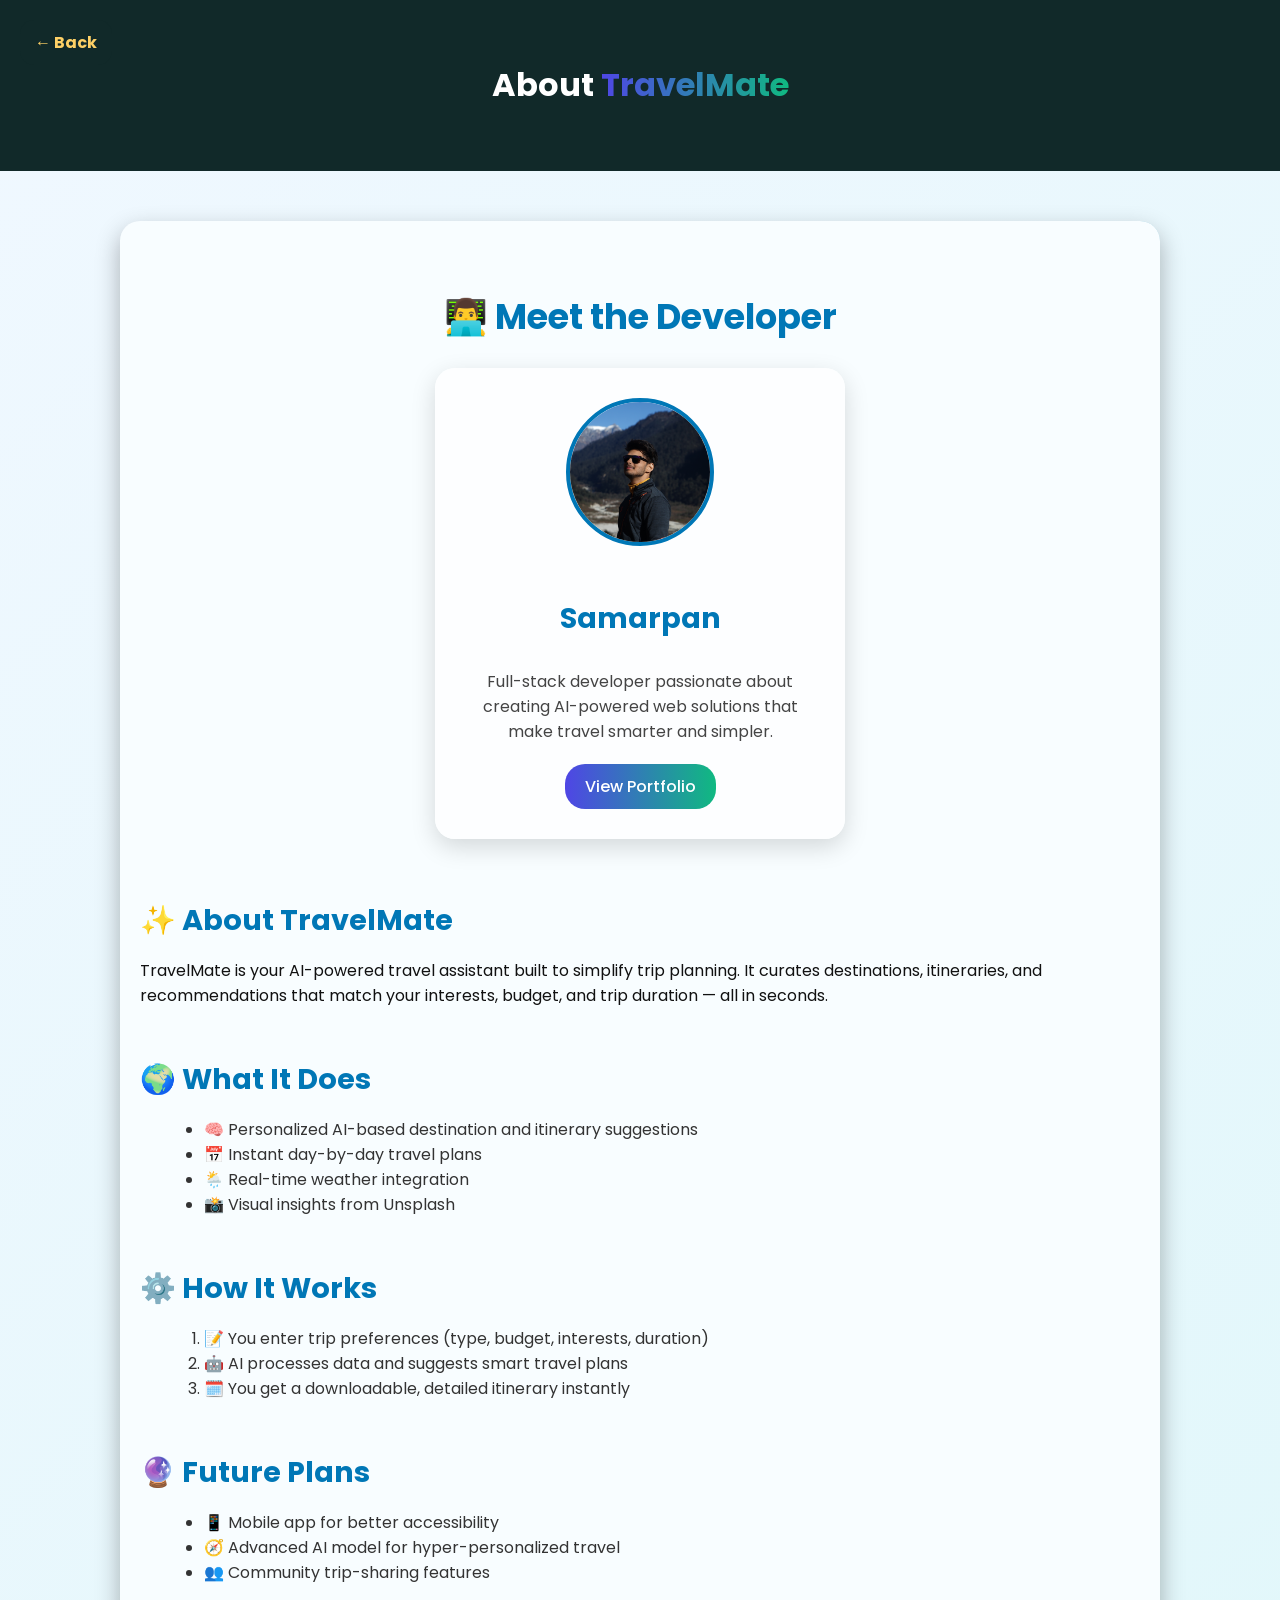
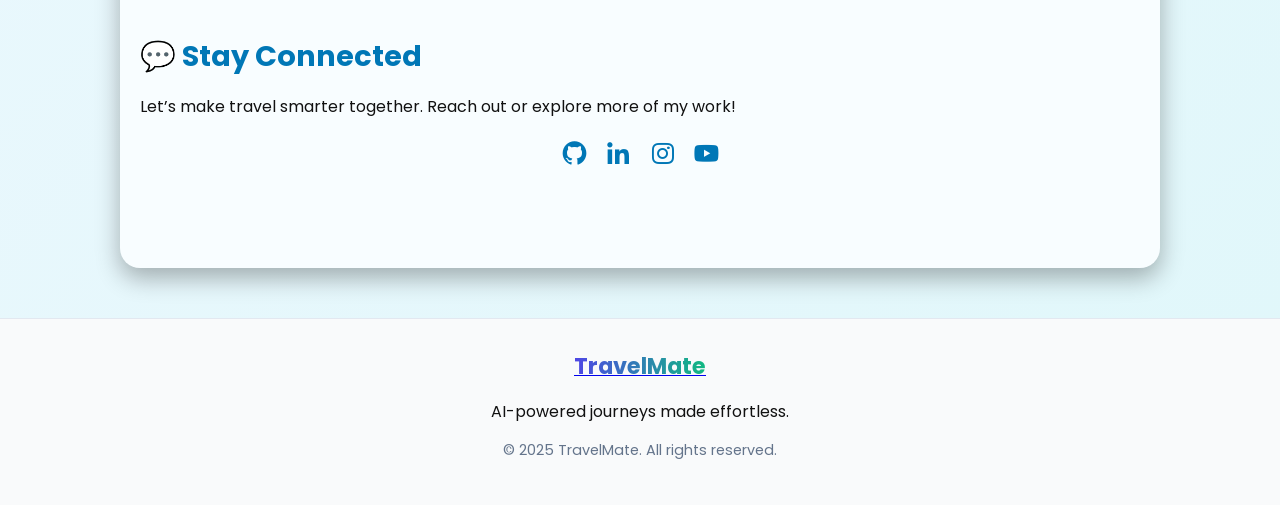
<file: public/about.html>
<!DOCTYPE html>
<html lang="en">
<head>
  <meta charset="UTF-8">
  <title>About Us | TravelMate</title>
  <link rel="icon" href="https://www.svgrepo.com/show/452634/ai.svg">
  <link href="https://fonts.googleapis.com/css2?family=Poppins:wght@300;400;500;600;700&display=swap" rel="stylesheet">
  <link href="https://cdn.jsdelivr.net/npm/boxicons/css/boxicons.min.css" rel="stylesheet">
  <link rel="stylesheet" href="about.css">
</head>

<body>

  <header>
    <a href="index.html">← Back</a>
    <h1>About <span class="gradient-text">TravelMate</span></h1>
  </header>

  <main>
    <div class="background-blur"></div>

    <!-- Developer Section -->
    <section class="developer-section">
      <h2>👨‍💻 Meet the Developer</h2>
      <div class="developer-card">
        <img src="./images/sam.png" alt="Sam - Developer">
        <h3>Samarpan</h3>
        <p>Full-stack developer passionate about creating AI-powered web solutions that make travel smarter and simpler.</p>
        <a href="https://owsam22.github.io/portfolio" target="_blank" class="portfolio-button">
          <i class="fas fa-briefcase"></i> View Portfolio
        </a>
      </div>
    </section>

    <!-- About -->
    <section>
      <h2>✨ About TravelMate</h2>
      <p>
        TravelMate is your AI-powered travel assistant built to simplify trip planning. 
        It curates destinations, itineraries, and recommendations that match your interests, budget, and trip duration — all in seconds.
      </p>
    </section>

    <!-- Features -->
    <section>
      <h2>🌍 What It Does</h2>
      <ul>
        <li>🧠 Personalized AI-based destination and itinerary suggestions</li>
        <li>📅 Instant day-by-day travel plans</li>
        <li>🌦️ Real-time weather integration</li>
        <li>📸 Visual insights from Unsplash</li>
      </ul>
    </section>

    <!-- How It Works -->
    <section>
      <h2>⚙️ How It Works</h2>
      <ol>
        <li>📝 You enter trip preferences (type, budget, interests, duration)</li>
        <li>🤖 AI processes data and suggests smart travel plans</li>
        <li>🗓️ You get a downloadable, detailed itinerary instantly</li>
      </ol>
    </section>

    <!-- Future Plans -->
    <section>
      <h2>🔮 Future Plans</h2>
      <ul>
        <li>📱 Mobile app for better accessibility</li>
        <li>🧭 Advanced AI model for hyper-personalized travel</li>
        <li>👥 Community trip-sharing features</li>
      </ul>
    </section>

    <!-- Contact -->
    <section>
      <h2>💬 Stay Connected</h2>
      <p>
        Let’s make travel smarter together. Reach out or explore more of my work!
      </p>
      <div class="social-icons">
        <a href="https://github.com/owsam22"><i class="bx bxl-github"></i></a>
        <a href="https://linkedin.com/in/samarpan22"><i class="bx bxl-linkedin"></i></a>
        <a href="https://instagram.com/owsam22"><i class="bx bxl-instagram"></i></a>
        <a href="https://youtube.com/@samarpan.22"><i class="bx bxl-youtube"></i></a>
      </div>
    </section>
  </main>

  <footer class="smart-footer">
    <div class="footer-container">
      <div class="footer-brand">
        <a href="index.html"><i class="fa-solid fa-compass"></i> <span class="gradient-text">TravelMate</span></a>
        <p>AI-powered journeys made effortless.</p>
      </div>
      <div class="footer-copy">
        <p>© 2025 TravelMate. All rights reserved.</p>
      </div>
    </div>
  </footer>

</body>
</html>
</file>
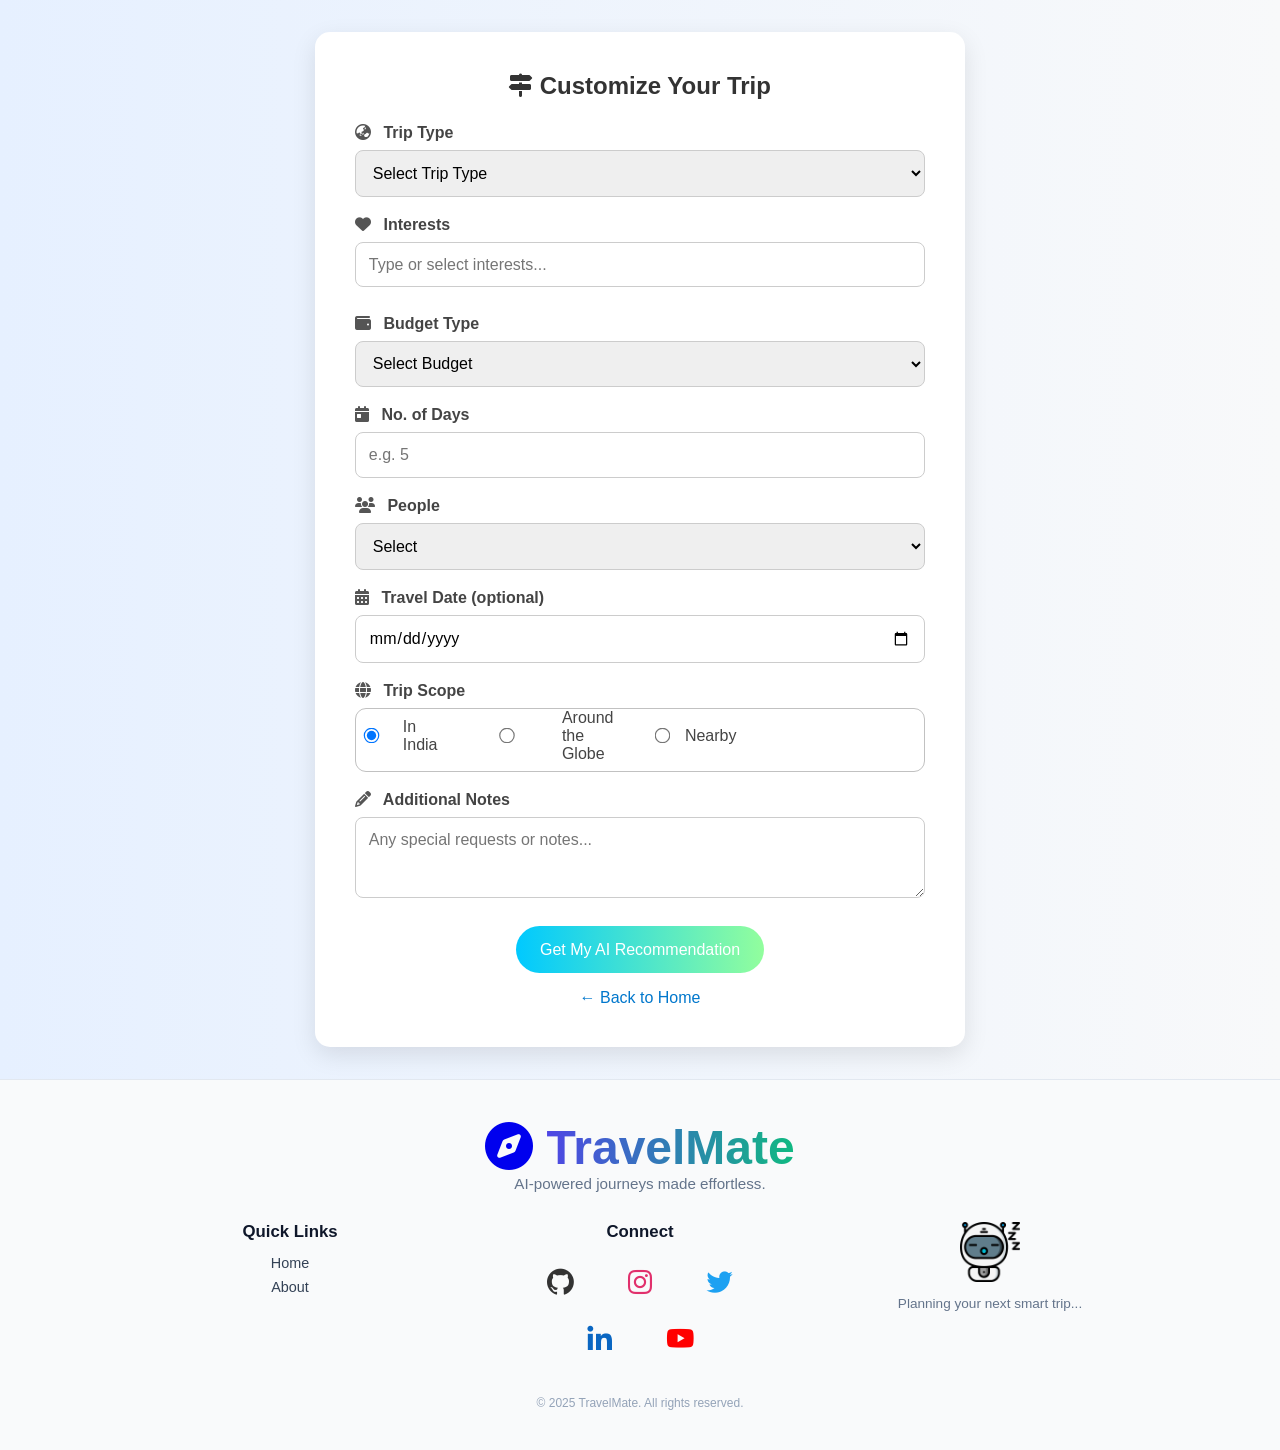
<file: public/r.html>
<!DOCTYPE html>
<html lang="en">

<head>
  <meta charset="UTF-8">
  <title>AI Travel Suggestion | TravelMate</title>
  <link rel="stylesheet" href="https://cdnjs.cloudflare.com/ajax/libs/font-awesome/6.5.0/css/all.min.css">
  <link rel="stylesheet" href="r.css">
  <link href="https://cdn.jsdelivr.net/npm/boxicons/css/boxicons.min.css" rel="stylesheet">

</head>

<body>

  <div class="page-wrapper">
    <main>
      <div class="recommendation-box">
        <h2><i class="fas fa-map-signs"></i> Customize Your Trip</h2>
        <form id="tripForm">
          <div class="form-group">
            <label class="icon-label" for="tripType"><i class="fas fa-globe-asia"></i> Trip Type</label>
            <select id="tripType" required>
              <option value="">Select Trip Type</option>
              <option value="Relaxation">Relaxation</option>
              <option value="Adventure">Adventure</option>
              <option value="Cultural">Cultural</option>
              <option value="Nature">Nature</option>
              <option value="Luxury">Luxury</option>
              <option value="Road Trip">Road Trip</option>
              <option value="Solo Travel">Solo Travel</option>
              <option value="Family Vacation">Family Vacation</option>
            </select>
          </div>

          <div class="form-group">
            <label class="icon-label" for="interests"><i class="fas fa-heart"></i> Interests</label>
            <div class="tag-input-wrapper">
              <input type="text" id="interestsInput" placeholder="Type or select interests..." list="interestList" />
              <datalist id="interestList">
                <option value="Beaches">
                <option value="Mountains">
                <option value="Hiking">
                <option value="Museums">
                <option value="Food & Cuisine">
                <option value="Photography">
                <option value="Wildlife">
                <option value="Shopping">
                <option value="Spiritual">
                <option value="Technology">
                <option value="Art & Design">
                <option value="Nightlife">
                <option value="Historical Sites">
              </datalist>
              <div id="selectedTags"></div>
            </div>
          </div>

          <div class="form-group">
            <label class="icon-label" for="budget"><i class="fas fa-wallet"></i> Budget Type</label>
            <select id="budget" required>
              <option value="">Select Budget</option>
              <option value="Moderate">Moderate</option>
              <option value="Mid-Range">Mid-Range</option>
              <option value="Luxury">Luxury</option>
            </select>
          </div>

          <div class="form-group">
            <label class="icon-label" for="days"><i class="fas fa-calendar-day"></i> No. of Days</label>
            <input type="number" id="days" placeholder="e.g. 5" min="1" required />
          </div>

          <div class="form-group">
            <label class="icon-label" for="groupType"><i class="fas fa-users"></i> People</label>
            <select id="groupType" required>
              <option value="">Select</option>
              <option value="Solo">Solo</option>
              <option value="Couple">Couple</option>
              <option value="Friends">Friends</option>
              <option value="Family">Family</option>
            </select>
          </div>

          <div class="form-group">
            <label class="icon-label" for="travelDate"><i class="fas fa-calendar-alt"></i> Travel Date
              (optional)</label>
            <input type="date" id="travelDate" />
          </div>

<div class="form-group">
  <label class="icon-label"><i class="fas fa-globe"></i> Trip Scope</label>
  <div class="radio-options">
    <label for="scopeIndia">
      <input type="radio" id="scopeIndia" name="scope" value="India" checked />
      In India
    </label>

    <label for="scopeGlobal">
      <input type="radio" id="scopeGlobal" name="scope" value="Global" />
      Around the Globe
    </label>

    <label for="scopeNearby">
      <input type="radio" id="scopeNearby" name="scope" value="Nearby" onclick="getLocation()" />
      Nearby
    </label>
  </div>
</div>



          <div class="form-group">
            <label class="icon-label" for="notes"><i class="fas fa-pencil-alt"></i> Additional Notes</label>
            <textarea id="notes" rows="3" placeholder="Any special requests or notes..."></textarea>
          </div>

          <button type="submit" class="submit-btn">Get My AI Recommendation</button>
        </form>
        <a href="index.html" class="back-link">← Back to Home</a>
      </div>
    </main>

    <footer id="end" class="smart-footer">
      <div class="footer-container">

        <!-- Brand Section -->
        <div class="footer-brand">
          <a href="#" style="text-decoration: none;"><i class="fa-solid fa-compass"></i>
            <span class="gradient-text">TravelMate</span></a>
          <p class="animate-slide-in">AI-powered journeys made effortless.</p>
        </div>

        <!-- Grid Layout -->
        <div class="footer-grid">

          <!-- Quick Links -->
          <div class="footer-box animate-slide-in delay-1">
            <h4>Quick Links</h4>
            <ul>
              <li><a href="index.html">Home</a></li>
              <li><a href="about.html">About</a></li>
            </ul>
          </div>

          <!-- Social Media -->
          <div class="footer-box animate-slide-in delay-2">
            <h4>Connect</h4>
            <div class="social-icons-colorful">
              <a href="https://github.com/owsam22"><i class="bx bxl-github"></i></a>
              <a href="https://instagram.com/owsam22"><i class="bx bxl-instagram"></i></a>
              <a href="https://twitter.com/owsam22"><i class="bx bxl-twitter"></i></a>
              <a href="https://linkedin.com"><i class="bx bxl-linkedin"></i></a>
              <a href="https://youtube.com/@samarpan.22"><i class="bx bxl-youtube"></i></a>
            </div>
          </div>


          <!-- AI Travel Assistant -->
          <div class="footer-box animate-float delay-3 ai-bot">
            <img src="./images/robo.png" alt="AI Assistant" />
            <p>Planning your next smart trip...</p>
          </div>

        </div>

        <!-- Footer Copy -->
        <div class="footer-copy animate-fade-in delay-4">
          <p>© 2025 TravelMate. All rights reserved.</p>
        </div>

      </div>
    </footer>



    <script src="r.js"></script>
</body>

</html>
</file>
<file: public/about.css>
body {
  font-family: 'Poppins', sans-serif;
  margin: 0;
  background: linear-gradient(135deg, #f0f8ff, #e0f7fa);
  color: #111;
  overflow-x: hidden;
}

header {
  background: #112929;
  color: white;
  text-align: center;
  padding: 2.5rem 1.5rem;
  position: relative;
}

header a {
  position: fixed;
  left: 20px;
  top: 20px;
  background: #112929;
  color: #ffd166;
  padding: 10px 15px;
  border-radius: 14px;
  font-weight: bold;
  text-decoration: none;
  transition: 0.3s;
}

header a:hover {
  box-shadow: 0 12px 30px rgba(5, 79, 109, 0.7);
  transform: scale(1.05);
}

.gradient-text {
  background: linear-gradient(90deg, #4f46e5, #10b981);
  -webkit-background-clip: text;
  -webkit-text-fill-color: transparent;
}

main {
  max-width: 1000px;
  margin: 50px auto;
  background: #f8fdff;
  border-radius: 20px;
  padding: 40px 20px;
  box-shadow: 0 10px 25px rgba(0, 0, 0, 0.3);
  position: relative;
  overflow: hidden;
}

.background-blur {
  position: absolute;
  width: 300px;
  height: 300px;
  background: linear-gradient(45deg, #00b4d8, #0077b6);
  filter: blur(120px);
  top: -100px;
  right: -100px;
  z-index: -1;
  opacity: 0.5;
}

/* Developer Card */
.developer-section {
  text-align: center;
  margin-bottom: 60px;
}

.developer-section h2 {
  font-size: 2.2rem;
  color: #0077b6;
  margin-bottom: 25px;
}

.developer-card {
  background: rgba(255, 255, 255, 0.8);
  border-radius: 20px;
  padding: 30px;
  box-shadow: 0 8px 25px rgba(0, 0, 0, 0.15);
  display: inline-block;
  max-width: 350px;
}

.developer-card img {
  width: 140px;
  height: 140px;
  object-fit: cover;
  border-radius: 50%;
  border: 4px solid #0077b6;
  margin-bottom: 15px;
}

.developer-card h3 {
  font-size: 1.8rem;
  color: #0077b6;
}

.developer-card p {
  color: #444;
  margin: 10px 0 20px;
}

.portfolio-button {
  display: inline-block;
  background: linear-gradient(90deg, #4f46e5, #10b981);
  color: white;
  padding: 10px 20px;
  border-radius: 20px;
  text-decoration: none;
  font-weight: 500;
  transition: 0.3s;
}

.portfolio-button:hover {
  transform: scale(1.05);
  background: linear-gradient(90deg, #4338ca, #059669);
}

/* Sections */
section {
  margin-bottom: 50px;
}

section h2 {
  color: #0077b6;
  font-size: 1.8rem;
  margin-bottom: 15px;
}

ul, ol {
  margin-left: 1.5rem;
  color: #333;
}

.social-icons {
  display: flex;
  justify-content: center;
  gap: 15px;
  margin-top: 15px;
}

.social-icons a {
  font-size: 1.8rem;
  color: #0077b6;
  transition: 0.3s;
}

.social-icons a:hover {
  color: #4f46e5;
  transform: scale(1.1);
}

/* Footer */
.smart-footer {
  background: #f9fafb;
  text-align: center;
  padding: 30px 15px;
  border-top: 1px solid #e2e8f0;
}

.smart-footer .gradient-text {
  font-weight: bold;
  font-size: 1.4rem;
}

.footer-copy p {
  color: #64748b;
  font-size: 0.9rem;
}

/* Responsive */
@media (max-width: 768px) {
  header h1 {
    font-size: 1.8rem;
  }
  .developer-card {
    width: 90%;
  }
  main {
    margin: 20px;
    padding: 30px 15px;
  }
}
</file>
<file: public/r.css>
* {
  box-sizing: border-box;
  margin: 0;
  padding: 0;
  font-family: 'Segoe UI', sans-serif;
}
.gradient-text {
  background: linear-gradient(90deg, #4f46e5, #10b981);
  -webkit-background-clip: text;
  -webkit-text-fill-color: transparent;
  background-clip: text;
  color: transparent;
}
html, body {
  height: 100%;
}

body {
  background: linear-gradient(to right, #e6f0ff, #f8f9fa);
  display: flex;
  flex-direction: column;
}

.page-wrapper {
  display: flex;
  flex-direction: column;
  min-height: 100vh;
}

main {
  flex: 1;
  display: flex;
  justify-content: center;
  align-items: center;
  padding: 2rem;
}

.recommendation-box {
  background-color: white;
  padding: 2.5rem;
  border-radius: 15px;
  box-shadow: 0 8px 25px rgba(0, 0, 0, 0.1);
  max-width: 650px;
  width: 100%;
}

h2 {
  text-align: center;
  margin-bottom: 1.5rem;
  color: #333;
}

.form-group {
  margin-bottom: 1.2rem;
}

label {
  font-weight: bold;
  display: block;
  margin-bottom: 0.5rem;
  color: #444;
}

input, select, textarea {
  width: 100%;
  padding: 0.8rem;
  border: 1px solid #ccc;
  border-radius: 8px;
  font-size: 1rem;
}

.tag-input-wrapper {
  position: relative;
}

#interestsInput {
  width: 100%;
  padding: 0.8rem;
  font-size: 1rem;
  border: 1px solid #ccc;
  border-radius: 8px;
}

#selectedTags {
  display: flex;
  flex-wrap: wrap;
  gap: 8px;
  margin-top: 0.5rem;
}

.tag {
  background-color: #e0f0ff;
  color: #0077cc;
  padding: 5px 12px;
  border-radius: 20px;
  font-size: 0.9rem;
  display: flex;
  align-items: center;
}

.tag i {
  margin-left: 8px;
  cursor: pointer;
}

.radio-options {
  display: flex;
  gap: 2rem; /* space between options */
  align-items: center;
  margin-top: 0.5rem;
  border:1px solid #c1c1c1;
  border-radius: 11px;
}

.radio-options label {
  display: flex;
  align-items: center;
  gap: 1rem;
  font-weight: 500;
  font-size: 1rem;
}
.radio-options input[type="radio"] {
  transform: scale(1.2);
  cursor: pointer;
}

.submit-btn {
  background: linear-gradient(to right, #00c9ff, #92fe9d);
  color: white;
  border: none;
  padding: 0.9rem 1.5rem;
  font-size: 1rem;
  border-radius: 30px;
  cursor: pointer;
  transition: 0.3s;
  display: block;
  margin: 1.5rem auto 0;
}

.submit-btn:hover {
  opacity: 0.9;
  background: linear-gradient(to right, #00a5d2, #7edb87);
  transform: scale(1.05);
}

.back-link {
  display: block;
  margin-top: 1rem;
  text-align: center;
  text-decoration: none;
  color: #0077cc;
}

.back-link:hover {
  text-decoration: underline;
}

.icon-label i {
  margin-right: 8px;
  color: #555;
}

/* Footer */
.smart-footer {
  background: #f9fafb;
  color: #1e293b;
  padding: 40px 20px;
  font-family: 'Poppins', sans-serif;
  border-top: 1px solid #e2e8f0;
}

.footer-container {
  max-width: 1000px;
  margin: auto;
  text-align: center;
}

.footer-brand h2 {
  font-size: 2.2rem;
  margin-bottom: 5px;
}


.footer-brand p {
  font-size: 0.95rem;
  color: #64748b;
  margin-bottom: 30px;
}

.footer-brand a {
  font-size: 3rem;
  margin-bottom: 30px;
  font-weight: bold;
}

.footer-grid {
  display: flex;
  flex-wrap: wrap;
  justify-content: center;
  gap: 50px;
  margin-bottom: 30px;
}

.footer-box {
  flex: 1 1 200px;
  text-align: center;
}

.footer-box h4 {
  font-size: 1.05rem;
  color: #0f172a;
  margin-bottom: 12px;
}

.footer-box ul {
  list-style: none;
  padding: 0;
}

.footer-box ul li {
  margin: 6px 0;
}

.footer-box ul li a {
  text-decoration: none;
  color: #334155;
  font-size: 0.9rem;
  transition: color 0.3s ease;
}

.footer-box ul li a:hover {
  color: #14b8a6;
}


.social-icons-colorful a {
  font-size: 2rem;
  margin: 0 10px;
  padding: 12px;
  border-radius: 50%;
  display: inline-flex;
  align-items: center;
  justify-content: center;
  transition: all 0.3s ease;
  background-color: transparent;
  text-decoration: none;

}

.social-icons-colorful a:hover {
  transform: scale(1.15);
  background-color: rgba(0, 0, 0, 0.05);
  /* soft gray hover bg */
  box-shadow: 0 6px 12px rgba(0, 0, 0, 0.1);
}


/* Brand-specific colors */
.bxl-github {
  color: #333;
}

.bxl-instagram {
  color: #E1306C;
}

.bxl-twitter {
  color: #1DA1F2;
}

.bxl-linkedin {
  color: #0A66C2;
}

.bxl-youtube {
  color: #FF0000;
}

.ai-bot img {
  width: 60px;
  margin-bottom: 10px;
  animation: float 4s ease-in-out infinite;
  transition: transform 0.4s;
}

.ai-bot img:hover {
  transform: scale(1.1);
}

.ai-bot p {
  font-size: 0.85rem;
  color: #64748b;
}

/* Footer Copy */
.footer-copy p {
  font-size: 0.75rem;
  color: #94a3b8;
}

/* Animations */
@keyframes fadeIn {
  from {
    opacity: 0;
  }

  to {
    opacity: 1;
  }
}

@keyframes slideIn {
  from {
    opacity: 0;
    transform: translateY(15px);
  }

  to {
    opacity: 1;
    transform: translateY(0);
  }
}

@keyframes float {

  0%,
  100% {
    transform: translateY(0);
  }

  50% {
    transform: translateY(-6px);
  }
}

.animate-fade-in {
  animation: fadeIn 1s ease forwards;
}

.animate-slide-in {
  animation: slideIn 0.8s ease forwards;
}

.animate-float {
  animation: float 4s ease-in-out infinite;
}

/* Animation delays */
.delay-1 {
  animation-delay: 0.2s;
}

.delay-2 {
  animation-delay: 0.4s;
}

.delay-3 {
  animation-delay: 0.6s;
}

.delay-4 {
  animation-delay: 0.8s;
}

/* Responsive Fixes */
@media (max-width: 768px) {
  .footer-grid {
    flex-direction: column;
    gap: 30px;
  }
}
</file>
